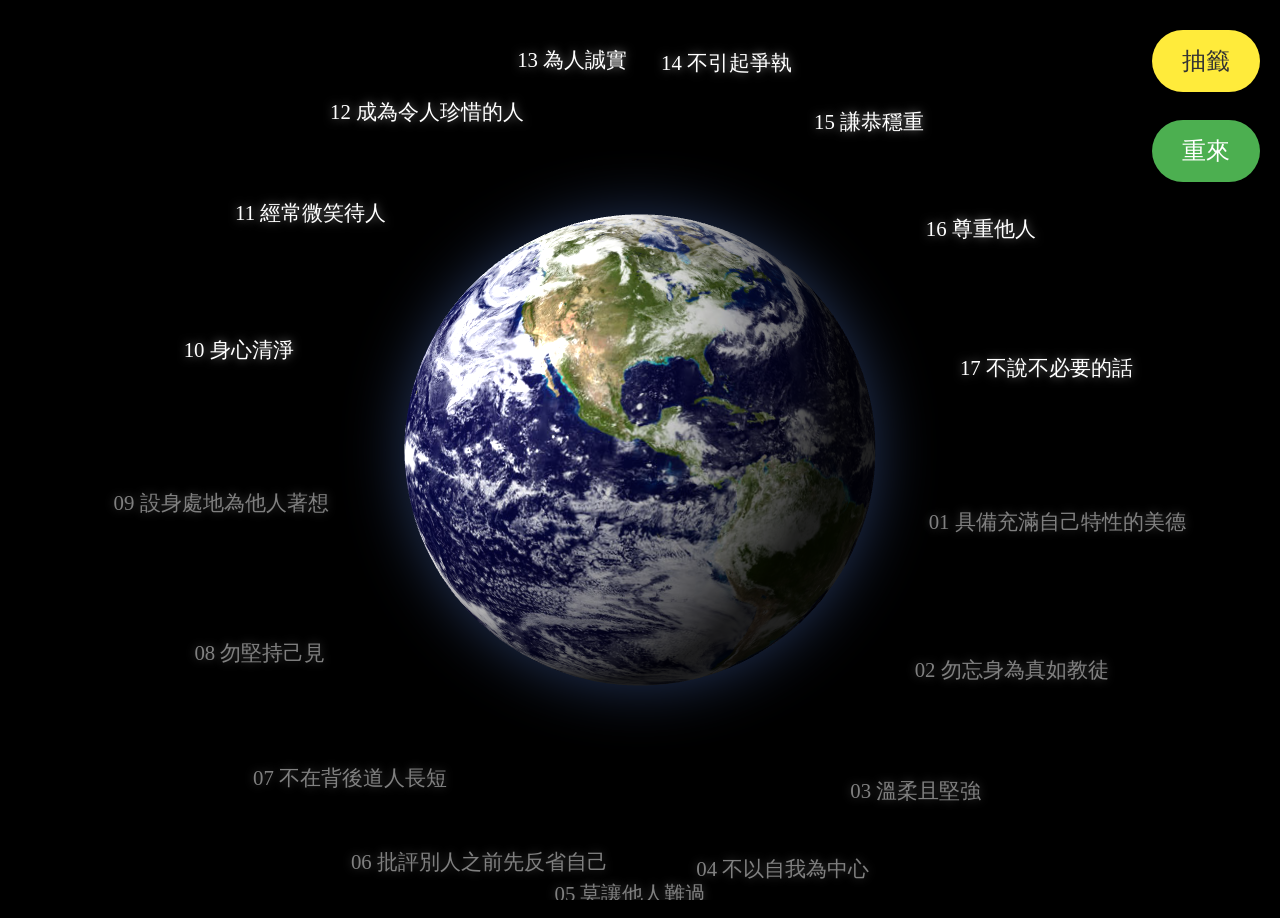
<file: index.html>
<!DOCTYPE html>
<html lang="zh-Hant">
<head>
    <meta charset="UTF-8">
    <meta name="viewport" content="width=device-width, initial-scale=1.0, maximum-scale=1.0, user-scalable=no">
    <title>法母十七訓輪播抽籤</title>
    <link rel="icon" href="data:,">
    <!-- 引入外部壓縮 CSS，含快取控制 -->
    <link rel="stylesheet" href="index.min.css?v=1.0.5">
</head>
<body>
    <!-- 3D 地球容器 -->
    <div id="earth-container"></div>
    
    <button class="lottery-button">抽籤</button>
    <button class="restart-button">重來</button>
    <div id="finalText"></div>
    <div id="titleText">法母十七訓</div>
    <div id="earthMessage"></div>
    
    <audio id="bgMusic" preload="none" loop><source src="112.mp3" type="audio/mpeg"></audio>
    <audio id="applauseSound" preload="none"><source src="111.mp3" type="audio/mpeg"></audio>

    <!-- 引入 本地 Three.js 程式庫與外部壓縮 JS -->
    <script src="three.min.js?v=1.0.5" defer></script>
    <!-- 引入外部壓縮 JS，含快取控制 -->
    <script src="index.min.js?v=1.0.5" defer></script>
</body>
</html>
</file>
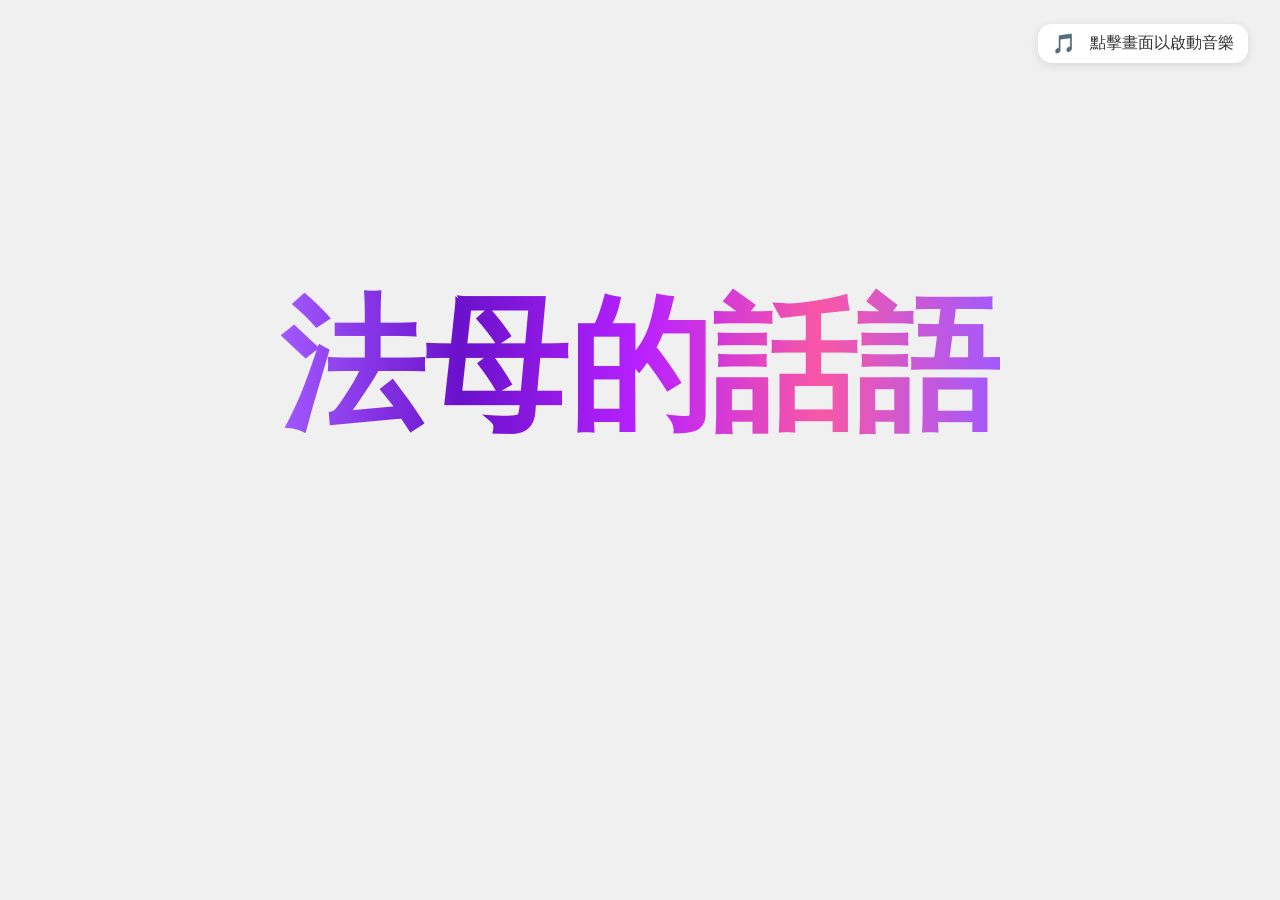
<file: index1.html>
<!DOCTYPE html>
<html lang="zh-TW">
<head>
    <meta charset="UTF-8">
    <meta name="viewport" content="width=device-width, initial-scale=1.0">
    <title>法母的話語</title>
    <style>
        body {
            margin: 0;
            height: 100vh;
            background-color: #f0f0f0;
            font-family: Arial, sans-serif;
            overflow: hidden;
            display: flex;
            align-items: center;
            justify-content: center;
        }
        #text-container {
            width: 100%;
            height: 100%;
            position: relative;
        }
        .message-line {
            position: absolute;
            white-space: nowrap;
            opacity: 0;
            transform: scale(0.5) rotate(0deg);
            transition: all 1s ease;
            background: linear-gradient(45deg, #ff0000, #00ff00, #0000ff, #ff00ff, #00ffff);
            -webkit-background-clip: text;
            -webkit-text-fill-color: transparent;
        }
        .message-line.show {
            opacity: 1;
            transform: scale(1) rotate(var(--rotate));
        }
        
        /* 手機版標題直立顯示 */
        @media (max-width: 768px) {
            .message-line:first-child {
                writing-mode: vertical-rl;
                text-orientation: upright;
                letter-spacing: 0.2em;
            }
        }
        @keyframes float {
            0% { transform: translateY(0); }
            50% { transform: translateY(-20px); }
            100% { transform: translateY(0); }
        }
        #audio-tip {
            display: none;
            position: fixed;
            top: 24px;
            right: 32px;
            min-width: 140px;
            padding: 8px 14px;
            z-index: 9999;
            background: rgba(255,255,255,0.95);
            color: #333;
            font-size: 1em;
            border-radius: 14px;
            box-shadow: 0 2px 8px rgba(0,0,0,0.10);
            align-items: center;
            justify-content: center;
            cursor: pointer;
            transition: box-shadow 0.2s, background 0.2s;
            display: flex;
            gap: 8px;
            user-select: none;
        }
        #audio-tip:hover {
            background: rgba(255,255,255,1);
            box-shadow: 0 4px 16px rgba(0,0,0,0.15);
        }
        #audio-tip .icon {
            font-size: 1.2em;
            margin-right: 6px;
        }
    </style>
</head>
<body>
    <audio id="bgm" src="112.mp3" autoplay loop muted></audio>
    <div id="text-container"></div>
    <div id="audio-tip">
        <span class="icon">🎵</span>
        <span>點擊畫面以啟動音樂</span>
    </div>
    <script>
        window.addEventListener('DOMContentLoaded', function() {
            const audio = document.getElementById('bgm');
            const tip = document.getElementById('audio-tip');
            audio.muted = false;
            audio.play().catch(() => {
                tip.style.display = 'flex';
                document.body.addEventListener('click', () => {
                    audio.muted = false;
                    audio.play();
                    tip.style.display = 'none';
                }, { once: true });
            });
        });
        const messages = [
            "法母的話語",
            "01.具備充滿自己特性的美德",
            "02.勿忘身為真如教徒",
            "03.溫柔且堅強",
            "04.不以自我為中心",
            "05.莫讓他人難過",
            "06.批評別人之前先反省自己",
            "07.不在背後道人長短",
            "08.勿堅持己見",
            "09.設身處地為他人著想",
            "10.身心清淨",
            "11.經常微笑待人",
            "12.成為令人珍惜的人",
            "13.為人誠實",
            "14.不引起爭執",
            "15.謙恭穩重",
            "16.尊重他人",
            "17.不說不必要的話"
        ];

        let currentMessageIndex = 0;
        let currentChar = 0;
        const displayDelay = 80;
        const clearDelay = 3000;
        let currentLineElement = null;
        const usedPositions = [];

        function getRandomGradient() {
            // 產生隨機漸層色
            const color1 = randomColor();
            const color2 = randomColor();
            const color3 = randomColor();
            return `linear-gradient(45deg, ${color1}, ${color2}, ${color3})`;
        }

        function randomColor() {
            return '#' + Math.floor(Math.random() * 0xFFFFFF).toString(16).padStart(6, '0');
        }

        function getNonOverlappingPosition(container, element) {
            const containerRect = container.getBoundingClientRect();
            const maxLeft = containerRect.width - element.offsetWidth;
            const maxTop = containerRect.height - element.offsetHeight;
            let tryCount = 0;
            while (tryCount < 100) {
                const left = Math.random() * maxLeft;
                const top = Math.random() * maxTop;
                if (!isOverlapping(left, top, element.offsetWidth, element.offsetHeight)) {
                    usedPositions.push({ left, top, width: element.offsetWidth, height: element.offsetHeight });
                    return { left, top };
                }
                tryCount++;
            }
            // 若找不到不重疊位置，隨機一個
            return {
                left: Math.random() * maxLeft,
                top: Math.random() * maxTop
            };
        }

        function isOverlapping(x, y, w, h) {
            for (const pos of usedPositions) {
                const x2 = pos.left;
                const y2 = pos.top;
                const w2 = pos.width;
                const h2 = pos.height;
                const overlapX = Math.max(0, Math.min(x + w, x2 + w2) - Math.max(x, x2));
                const overlapY = Math.max(0, Math.min(y + h, y2 + h2) - Math.max(y, y2));
                const overlapArea = overlapX * overlapY;
                const area1 = w * h;
                const area2 = w2 * h2;
                const maxOverlapRatio = 0.2;
                if (overlapArea > 0) {
                    const ratio1 = overlapArea / area1;
                    const ratio2 = overlapArea / area2;
                    if (ratio1 > maxOverlapRatio || ratio2 > maxOverlapRatio) {
                        return true;
                    }
                }
            }
            return false;
        }

        function displayText() {
            const container = document.getElementById('text-container');
            if (currentChar === 0) {
                currentLineElement = document.createElement('div');
                currentLineElement.className = 'message-line';
                container.appendChild(currentLineElement);

                // 第一行特殊動畫
                if (currentMessageIndex === 0) {
                    currentLineElement.style.fontWeight = 'bold';
                    currentLineElement.style.fontSize = '6em'; // 原本4em，加大50%
                    currentLineElement.style.transition = 'font-size 5s cubic-bezier(0.4,0,0.2,1), opacity 1s';
                    currentLineElement.style.opacity = '1';
                    currentLineElement.style.left = "50%";
                    currentLineElement.style.top = "30%";
                    currentLineElement.style.transform = "translate(-50%, 0) scale(1)";
                    // 紫色系列漸層
                    const gradient = 'linear-gradient(90deg, #a259ff, #6a11cb, #b721ff, #f857a6, #a259ff)';
                    currentLineElement.style.background = gradient;
                    currentLineElement.style.backgroundClip = 'text';
                    currentLineElement.style.webkitBackgroundClip = 'text';
                    currentLineElement.style.webkitTextFillColor = 'transparent';
                    currentLineElement.textContent = ""; // 清空內容
                } else {
                    // 其他行
                    const fontSize = (3 + Math.random() * 3).toFixed(1) + 'em';
                    currentLineElement.style.fontSize = fontSize;
                    currentLineElement.style.fontWeight = Math.random() > 0.5 ? 'bold' : 'normal';
                    currentLineElement.style.left = "50%";
                    currentLineElement.style.top = "10%";
                    currentLineElement.style.transform = "translate(-50%, 0) scale(0.5)";
                    const gradient = getRandomGradient();
                    currentLineElement.style.background = gradient;
                    currentLineElement.style.backgroundClip = 'text';
                    currentLineElement.style.webkitBackgroundClip = 'text';
                    currentLineElement.style.webkitTextFillColor = 'transparent';
                    currentLineElement.textContent = "";
                }
            }

            const currentMessage = messages[currentMessageIndex];

            if (currentChar < currentMessage.length) {
                currentLineElement.textContent = currentMessage.slice(0, currentChar + 1);
                currentChar++;
                setTimeout(displayText, displayDelay);
            } else {
                if (currentMessageIndex === 0) {
                    // 第一行動畫：5秒漸大
                    setTimeout(() => {
                        currentLineElement.style.fontSize = '9em'; // 6em * 1.5 = 9em
                    }, 50);
                    setTimeout(() => {
                        currentMessageIndex++;
                        currentChar = 0;
                        displayText();
                    }, 5000);
                    return;
                }

                // 取得不重疊位置
                const pos = getNonOverlappingPosition(container, currentLineElement);
                currentLineElement.style.left = `${pos.left}px`;
                currentLineElement.style.top = `${pos.top}px`;
                currentLineElement.style.transform = "scale(0.5) rotate(0deg)";
                currentLineElement.offsetWidth; // 強制重繪
                const rotDegree = Math.floor(Math.random() * 360) + 'deg';
                currentLineElement.style.setProperty('--rotate', rotDegree);
                currentLineElement.classList.add('show');

                if (Math.random() > 0.5) {
                    currentLineElement.style.animation = "float 3s ease-in-out infinite";
                }

                currentMessageIndex++;
                currentChar = 0;
                if (currentMessageIndex < messages.length) {
                    setTimeout(displayText, displayDelay);
                } else {
                    setTimeout(() => {
                        container.innerHTML = '';
                        usedPositions.length = 0;
                        currentMessageIndex = 0;
                        currentChar = 0;
                        displayText();
                    }, clearDelay);
                }
            }
        }

        displayText();
    </script>
</body>
</html>
</file>
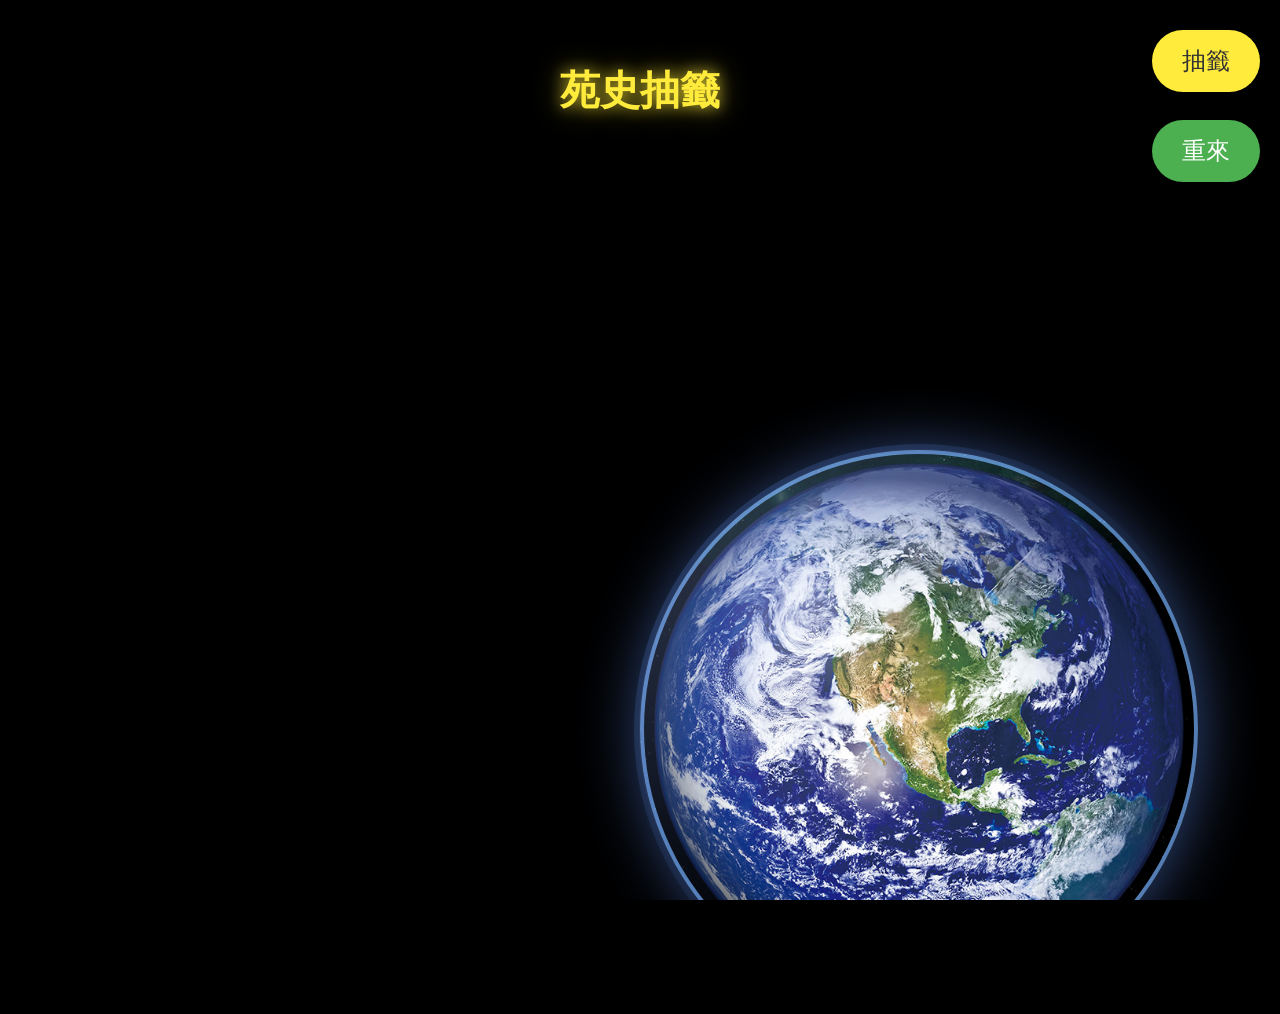
<file: index4 - 複製.html>
<!DOCTYPE html>
<html lang="zh-Hant">
<head>
    <meta charset="UTF-8">
    <meta name="viewport" content="width=device-width, initial-scale=1.0, maximum-scale=1.0, user-scalable=no">
    <title>苑史抽籤</title>
    <link rel="icon" href="data:,">
    <style>
        html, body {
            margin: 0;
            padding: 0;
            width: 100%;
            height: 100%;
            overflow: hidden;
            position: relative;
            background-color: #000;
            user-select: none;
            perspective: 1500px; /* 增加透視深度 */
        }

        @keyframes spin-3d {
            0% { transform: translate(-50%, -50%) rotateY(0deg) rotateX(15deg) rotateZ(5deg); }
            25% { transform: translate(-50%, -50%) rotateY(90deg) rotateX(10deg) rotateZ(2deg); }
            50% { transform: translate(-50%, -50%) rotateY(180deg) rotateX(15deg) rotateZ(-2deg); }
            75% { transform: translate(-50%, -50%) rotateY(270deg) rotateX(10deg) rotateZ(-5deg); }
            100% { transform: translate(-50%, -50%) rotateY(360deg) rotateX(15deg) rotateZ(5deg); }
        }
        
        .earth {
            width: 550px;  /* 從450px增加到550px */
            height: 550px; /* 從450px增加到550px */
            position: absolute;
            left: 50%;
            top: 50%;
            border-radius: 50%;
            background: url('./earth.jpg');
            background-size: cover;
            background-position: center;
            background-repeat: no-repeat;
            z-index: 20;
            box-shadow: inset 20px -20px 60px rgba(0, 0, 0, 0.8), 
                        0 0 60px rgba(100, 150, 255, 0.5),
                        -30px 30px 80px rgba(0, 0, 0, 0.7);
            border: 4px solid rgba(120, 180, 255, 0.7);
            overflow: visible;
            animation: spin-3d 15s linear infinite;
            transform-style: preserve-3d;
            backface-visibility: hidden;
        }
        
        /* 增強地球光澤效果 */
        .earth::after {
            content: '';
            position: absolute;
            top: -5px;
            left: -5px;
            right: -5px;
            bottom: -5px;
            border-radius: 50%;
            background: radial-gradient(circle at 30% 30%, 
                        rgba(255, 255, 255, 0.4) 0%, 
                        rgba(255, 255, 255, 0.1) 15%, 
                        transparent 50%);
            pointer-events: none;
            transform: translateZ(10px); /* 讓光澤效果略微凸出 */
        }
        
        /* 添加第二層光澤效果模擬大氣層 */
        .earth::before {
            content: '';
            position: absolute;
            top: -10px;
            left: -10px;
            right: -10px;
            bottom: -10px;
            border-radius: 50%;
            background: radial-gradient(circle at 70% 70%, 
                        transparent 50%, 
                        rgba(100, 150, 255, 0.2) 80%, 
                        rgba(100, 150, 255, 0.4) 100%);
            pointer-events: none;
            transform: translateZ(5px);
        }


        /* --- Text Segment Styling --- */
        .text-segment {
            position: absolute;
            color: #fff;
            font-size: 1.3em; /* Base size */
            white-space: nowrap;
            padding: 10px 15px; /* Padding */
            border-radius: 8px; /* Rounded corners */
            background-color: rgba(0, 0, 0, 0.5); /* Slight dark background */
            text-shadow: 0 0 10px rgba(255, 255, 255, 0.7);
            z-index: 25; /* Above earth */
            /* --- Initial State & Transitions --- */
            display: none; /* Initially hidden */
            opacity: 0;
            transform: scale(0.5); /* Start small */
            transition: opacity 0.8s ease-out, transform 0.8s cubic-bezier(0.175, 0.885, 0.32, 1.275); /* Appearance transition (includes bounce) */
        }
        
        /* 其餘樣式保持不變... */

        /* Style for when text segment is made visible */
        .text-segment.visible {
            display: block;
            opacity: 0.9; /* Slightly transparent */
            transform: scale(1); /* Grow to full size */
            animation: float 5s ease-in-out infinite; /* 添加漂浮動畫 */
        }
        
        /* 增加文字顏色變化 */
        .text-segment:nth-child(3n+1) { color: #ffeb3b; text-shadow: 0 0 10px rgba(255, 235, 59, 0.7); }
        .text-segment:nth-child(3n+2) { color: #4fc3f7; text-shadow: 0 0 10px rgba(79, 195, 247, 0.7); }
        .text-segment:nth-child(3n+3) { color: #ff8a65; text-shadow: 0 0 10px rgba(255, 138, 101, 0.7); }

        /* Style for fade-out before removal */
         .text-segment.fading-out {
             opacity: 0;
             transform: scale(0.7);
             transition: opacity 0.3s ease-in, transform 0.3s ease-in;
         }


        /* --- Final Text Styling (Lottery Result) --- */
        #finalText {
            position: absolute;
            left: 50%;
            top: 50%; /* Center vertically */
            transform: translate(-50%, -50%) scale(0); /* Center horizontally, initially scaled down */
            font-size: 4em; /* Large result text */
            font-weight: bold;
            color: #ffeb3b; /* Bright yellow */
            display: none; /* Initially hidden */
            text-align: center;
            white-space: pre-line;
            text-shadow: 0 0 20px rgba(255,235,59,0.8), 0 0 40px rgba(255,235,59,0.5);
            z-index: 30; /* Highest */
            opacity: 0;
            transition: all 0.8s cubic-bezier(0.4, 0, 0.2, 1); /* Smooth appearance */
            width: 80%; /* Limit width */
            padding: 20px;
            box-sizing: border-box;
            line-height: 1.4;
            background-color: rgba(0, 0, 0, 0.6); /* Darker background for contrast */
            border-radius: 15px;
        }

        #finalText.show-final { /* Class to trigger final text appearance */
            transform: translate(-50%, -50%) scale(1);
            opacity: 1;
        }

        /* --- Title Text Styling --- */
        #titleText {
            position: absolute;
            left: 50%;
            top: 10%; /* Positioned higher */
            transform: translate(-50%, -50%); /* Center horizontally */
            font-size: 2.5em;
            font-weight: bold;
            color: #ffeb3b;
            white-space: nowrap;
            text-shadow: 0 0 15px rgba(255,235,59,0.7), 0 0 30px rgba(255,235,59,0.4);
            z-index: 20;
            opacity: 1; /* Always visible initially */
        }

        /* --- Buttons Styling --- */
         .lottery-button, .restart-button {
             position: fixed;
             padding: 15px 30px;
             font-size: 24px; /* 與其他檔案一致 */
             border: none;
             border-radius: 50px;
             cursor: pointer;
             transition: all 0.3s ease;
             z-index: 100;
             box-shadow: 0 5px 15px rgba(0, 0, 0, 0.3);
         }

         .lottery-button {
             right: 20px;
             top: 30px;      /* 修正為30px，與其他檔案一致 */
             background-color: #ffeb3b;
             color: #333;
         }
        .lottery-button:hover {
            background-color: #fff;
            box-shadow: 0 8px 20px rgba(255, 235, 59, 0.5);
        }

         .restart-button {
             right: 20px;
             top: 120px;     /* 修正為120px，與其他檔案一致 */
             background-color: #4CAF50;
             color: white;
         }
        .restart-button:hover {
            background-color: #66bb6a;
            box-shadow: 0 8px 20px rgba(76, 175, 80, 0.5);
        }

        /* --- Media Queries for Responsiveness --- */
        @media (max-width: 768px) {
            .earth {
                width: 300px;
                height: 300px;
            }
            .text-segment {
                font-size: 1em !important;
                padding: 8px 12px;
            }
            #finalText {
                font-size: 2.5em; /* Adjust final text size */
                width: 90%;
            }
            #titleText {
                font-size: 3em !important;   /* 手機版標題加大 */
                top: 15% !important;         /* 與 index.html、index2.html 一致 */
            }
            .lottery-button, .restart-button {
                padding: 8px 15px !important;
                font-size: 14px !important; /* 修正為14px，與其他檔案一致 */
                right: 10px;
            }
            .lottery-button { top: 20px; }
            .restart-button { top: 70px; }
        }

        @media (max-width: 480px) {
            .earth {
                width: 250px;
                height: 250px;
            }
            .text-segment {
                font-size: 1em !重要;
                padding: 6px 10px;
            }
            #finalText {
                font-size: 2em;
                 width: 95%;
            }
             #titleText {
                font-size: 2.2em !important;
                top: 15% !important;
            }
            .lottery-button, .restart-button {
                padding: 8px 15px !important;
                font-size: 14px !重要; /* 修正為14px，與其他檔案一致 */
                right: 10px;
            }
            .lottery-button { top: 20px; }
            .restart-button { top: 70px; }
        }

        /* Hide earth message div as it's not used in this version */
        #earthMessage { display: none; }

    </style>
    </head>
<body>
    <div class="earth"></div>
    <button class="lottery-button">抽籤</button>
    <button class="restart-button">重來</button>
    <div id="finalText"></div>
    <div id="titleText">苑史抽籤</div>
    <audio id="bgMusic" preload="auto" loop> <source src="112.mp3" type="audio/mpeg"> </audio>
    <audio id="applauseSound" preload="auto"> <source src="111.mp3" type="audio/mpeg"> </audio>

    <script>
        let texts = []; // Array to hold fetched texts
        let textElements = []; // Array to hold all created text DIV elements
        let visibleTextElements = []; // Array to track currently visible elements and their rects
        let nextTextIndex = 0; // Index for the next text phrase to display
        let textGenerationIntervalId = null; // ID for the setInterval timer
        let isGeneratingText = false; // Flag to control text generation

        const TEXT_GENERATION_INTERVAL = 2000; // Milliseconds between new texts (2 seconds)
        const OVERLAP_PADDING = 15; // Pixels of padding to avoid text touching
        const MAX_PLACEMENT_ATTEMPTS = 50; // Safety limit for finding position

        // DOM Elements
        const bgMusic = document.getElementById('bgMusic');
        const applauseSound = document.getElementById('applauseSound');
        const lotteryButton = document.querySelector('.lottery-button');
        const restartButton = document.querySelector('.restart-button');
        const finalTextDiv = document.getElementById('finalText');
        const titleTextDiv = document.getElementById('titleText');

        // --- Core Functions ---

        async function fetchSheetData() {
            console.log('Fetching sheet data...');
            const url = 'https://docs.google.com/spreadsheets/d/e/2PACX-1vSELNOgRozrKO1bscsHe6doF8rH9-wSPYgvkhR5xXGhHKYvKoiXnlEC8YR3G5pPwQ2YFOksnlxYAQx-/pub?output=csv';
            try {
                const response = await fetch(url);
                if (!response.ok) throw new Error(`HTTP error! status: ${response.status}`);
                const csvText = await response.text();
                console.log('CSV data fetched.');

                // Basic CSV parsing (only first column)
                const rows = csvText.split('\n');
                const firstColumn = rows.map(row => row.split(',')[0].trim().replace(/^"|"$/g, '')); // Get first column, trim, remove quotes

                // Filter out empty lines and potential headers more reliably
                texts = firstColumn.filter((text, index) => {
                     if (!text) return false; // Remove empty
                     if (index === 0 && /^[A-Za-z\s]+$/i.test(text) && text.length < 30) {
                         console.log('Potential header removed:', text);
                         return false; // Basic header check (alphabetic, relatively short)
                     }
                     return true;
                 });

                console.log(`Loaded ${texts.length} text items.`);

                if (texts.length === 0) {
                    console.warn('No data from sheet or parsing failed, using default texts.');
                    useDefaultTexts(); // Fallback to defaults
                }
                return true;
            } catch (error) {
                console.error('Failed to fetch or parse sheet data:', error);
                useDefaultTexts(); // Use defaults on error
                return false;
            }
        }

        function useDefaultTexts() {
             texts = [
                 "01 具備充滿自己特性的美德", "02 勿忘身為真如教徒", "03 溫柔且堅強", "04 不以自我為中心",
                 "05 莫讓他人難過", "06 批評別人之前先反省自己", "07 不在背後道人長短", "08 勿堅持己見",
                 "09 設身處地為他人著想", "10 身心清淨", "11 經常微笑待人", "12 成為令人珍惜的人",
                 "13 為人誠實", "14 不引起爭執", "15 謙恭穩重", "16 尊重他人",
                 "17 不說不必要的話"
             ];
             console.log(`Using ${texts.length} default text items.`);
        }

        // Pre-create all text elements but keep them hidden
        function createTextElements() {
            // Clear any existing elements first
            textElements.forEach(el => el.remove());
            textElements = [];

            texts.forEach((text, index) => {
                const div = document.createElement('div');
                div.className = 'text-segment';
                div.dataset.index = index; // Store original index if needed
                // Don't set textContent yet, do it when displaying
                document.body.appendChild(div);
                textElements.push(div);
            });
            console.log(`Created ${textElements.length} hidden text elements.`);
        }

        // Function to display the next text segment
        function displayTextSegment() {
            if (!isGeneratingText || textElements.length === 0) return;

            if (nextTextIndex >= texts.length) {
                nextTextIndex = 0; // Loop back if all texts shown
            }

            const textToShow = texts[nextTextIndex];
            const elementToShow = textElements[nextTextIndex]; // Get the pre-created element

            if (!textToShow || !elementToShow) {
                 console.warn(`Skipping index ${nextTextIndex}, invalid text or element.`);
                 nextTextIndex++;
                 return; // Skip if data is inconsistent
            }

             // 設置文字內容
             elementToShow.textContent = textToShow;
             
             // 隨機設置文字大小，增加變化
             const randomSize = 0.9 + Math.random() * 0.6; // 0.9 到 1.5 之間的隨機值
             elementToShow.style.fontSize = `${randomSize}em`;

            const position = findNonOverlappingPosition(elementToShow);

            if (position) {
                elementToShow.style.left = `${position.x}px`;
                elementToShow.style.top = `${position.y}px`;
                
                // 使用隨機延遲顯示，讓出現更加自然
                setTimeout(() => {
                    elementToShow.classList.add('visible');
                }, Math.random() * 200);

                // Add to visible list *after* short delay to allow measurement
                 setTimeout(() => {
                     const rect = elementToShow.getBoundingClientRect();
                     visibleTextElements.push({ element: elementToShow, rect: rect });
                 }, 50);

                nextTextIndex++;
            } else {
                console.warn(`Could not find position for text: "${textToShow}"`);
                 nextTextIndex++;
            }
        }

        // Find a random position that doesn't overlap with visible elements
        function findNonOverlappingPosition(element) {
            const screenW = window.innerWidth;
            const screenH = window.innerHeight;

            // Temporarily make element visible off-screen to measure its dimensions
            element.style.visibility = 'hidden';
            element.style.display = 'block'; // Need display block to measure
            const elementRect = element.getBoundingClientRect();
            element.style.display = 'none'; // Hide it again immediately
            element.style.visibility = 'visible';

            if (elementRect.width === 0 || elementRect.height === 0) {
                 console.error("Could not measure element:", element.textContent);
                 return null; // Cannot place if size is unknown
            }

            for (let i = 0; i < MAX_PLACEMENT_ATTEMPTS; i++) {
                // Generate random top-left coordinates, ensuring element stays within bounds
                const x = Math.random() * (screenW - elementRect.width - OVERLAP_PADDING * 2) + OVERLAP_PADDING;
                const y = Math.random() * (screenH - elementRect.height - OVERLAP_PADDING * 2) + OVERLAP_PADDING;

                // Potential new rectangle based on random position
                const potentialRect = {
                    left: x - OVERLAP_PADDING,
                    top: y - OVERLAP_PADDING,
                    right: x + elementRect.width + OVERLAP_PADDING,
                    bottom: y + elementRect.height + OVERLAP_PADDING,
                };

                let overlaps = false;
                for (const visible of visibleTextElements) {
                    if (isOverlapping(potentialRect, visible.rect)) {
                        overlaps = true;
                        break;
                    }
                }

                if (!overlaps) {
                    console.log(`Found position for "${element.textContent}" after ${i + 1} attempts.`);
                    return { x, y }; // Found a good spot
                }
            }

            console.warn(`Failed to find non-overlapping position after ${MAX_PLACEMENT_ATTEMPTS} attempts.`);
            return null; // Failed to find a spot
        }

        // Simple rectangle overlap check
        function isOverlapping(rect1, rect2) {
            // Check if one rectangle is completely to the left of the other
            if (rect1.right < rect2.left || rect2.right < rect1.left) {
                return false;
            }
            // Check if one rectangle is completely above the other
            if (rect1.bottom < rect2.top || rect2.bottom < rect1.top) {
                return false;
            }
            // If neither of the above, they must overlap
            return true;
        }

        // Start the text generation process
        function startTextGeneration() {
            if (isGeneratingText) return; // Already running
            console.log('Starting text generation.');
            isGeneratingText = true;
            visibleTextElements = []; // Clear visible list
            nextTextIndex = 0; // Reset index
             // Ensure all elements are hidden initially before starting
             textElements.forEach(el => {
                 el.classList.remove('visible', 'fading-out');
                 el.style.display = 'none'; // Hard reset display
             });

            // Call immediately once, then set interval
            displayTextSegment();
            textGenerationIntervalId = setInterval(displayTextSegment, TEXT_GENERATION_INTERVAL);
        }

        // Stop the text generation process
        function stopTextGeneration() {
            if (!isGeneratingText) return;
            console.log('Stopping text generation.');
            clearInterval(textGenerationIntervalId);
            textGenerationIntervalId = null;
            isGeneratingText = false;
        }

        // Clear all currently visible text segments with a fade-out
        function clearVisibleText() {
             console.log('Clearing visible text segments.');
             visibleTextElements.forEach(visible => {
                 visible.element.classList.add('fading-out');
                 // Remove from DOM after fade-out transition completes
                 setTimeout(() => {
                      visible.element.style.display = 'none'; // Hide completely
                      visible.element.classList.remove('visible', 'fading-out'); // Reset classes
                 }, 300); // Corresponds to the fading-out transition duration
             });
             visibleTextElements = []; // Clear the tracking array immediately
        }

        // Trigger the lottery process
        function triggerLottery() {
            console.log('Lottery triggered.');
            stopTextGeneration(); // Stop new text from appearing
            
            // 添加螢幕閃爍效果
            const flash = document.createElement('div');
            flash.style.position = 'fixed';
            flash.style.top = '0';
            flash.style.left = '0';
            flash.style.width = '100%';
            flash.style.height = '100%';
            flash.style.backgroundColor = 'white';
            flash.style.opacity = '0';
            flash.style.zIndex = '50';
            flash.style.transition = 'opacity 0.2s ease-in-out';
            document.body.appendChild(flash);
            
            // 閃爍效果
            setTimeout(() => {
                flash.style.opacity = '0.7';
                setTimeout(() => {
                    flash.style.opacity = '0';
                    setTimeout(() => {
                        document.body.removeChild(flash);
                        clearVisibleText(); // 清空現有文字
                        
                        // 等待文字淡出後顯示結果
                        setTimeout(() => {
                            // 修改：同時播放兩個音效
                            // 重置並播放背景音樂
                            bgMusic.currentTime = 0;
                            bgMusic.volume = 0.4;
                            bgMusic.play().catch(e => console.error("Background music error:", e));
                            
                            // 播放抽籤音效
                            applauseSound.volume = 0.7;
                            applauseSound.currentTime = 0;
                            applauseSound.play().catch(e => console.error("Applause sound error:", e));
                            
                            // 選擇隨機文字
                            if (texts.length === 0) {
                                console.error("No texts available for lottery!");
                                finalTextDiv.textContent = "錯誤：無抽籤項目";
                            } else {
                                const selectedIndex = Math.floor(Math.random() * texts.length);
                                const selectedText = texts[selectedIndex];
                                console.log('Selected:', selectedText);
                                finalTextDiv.textContent = selectedText.replace(/(\d+)\s+(.*)/, '$1\n$2');
                            }
        
                            // 顯示最終結果
                            finalTextDiv.style.display = 'block';
                            setTimeout(() => {
                                finalTextDiv.classList.add('show-final');
                            }, 20);
        
                            // 隱藏標題
                            titleTextDiv.style.transition = 'opacity 0.5s ease-out';
                            titleTextDiv.style.opacity = '0';
                        }, 400);
                    }, 200);
                }, 200);
            }, 10);
        }

        // --- Initialization ---

        window.addEventListener('load', async () => {
            console.log('Page loaded. Initializing...');

            // Fetch data first
            await fetchSheetData();

            // Create hidden text elements based on fetched/default data
            createTextElements();

            // Setup buttons
            lotteryButton.addEventListener('click', triggerLottery);
            restartButton.addEventListener('click', () => {
                console.log('Restarting...');
                location.reload();
            });

            // Attempt to play background music (needs user interaction)
             bgMusic.volume = 0.4; // Lower volume slightly
             const playPromise = bgMusic.play();
             if (playPromise !== undefined) {
                 playPromise.then(_ => {
                     console.log('Background music started automatically.');
                 }).catch(error => {
                     console.log('Background music autoplay blocked. Needs interaction.');
                     // Add listeners to play on first interaction
                     const playOnClick = () => {
                         bgMusic.play().then(()=> console.log("Music played on interaction."));
                         document.removeEventListener('click', playOnClick);
                         document.removeEventListener('touchstart', playOnClick);
                     };
                     document.addEventListener('click', playOnClick);
                     document.addEventListener('touchstart', playOnClick);
                 });
             }

            // Start the text generation animation
            startTextGeneration();

        });

    </script>
</body>
</html>
</file>
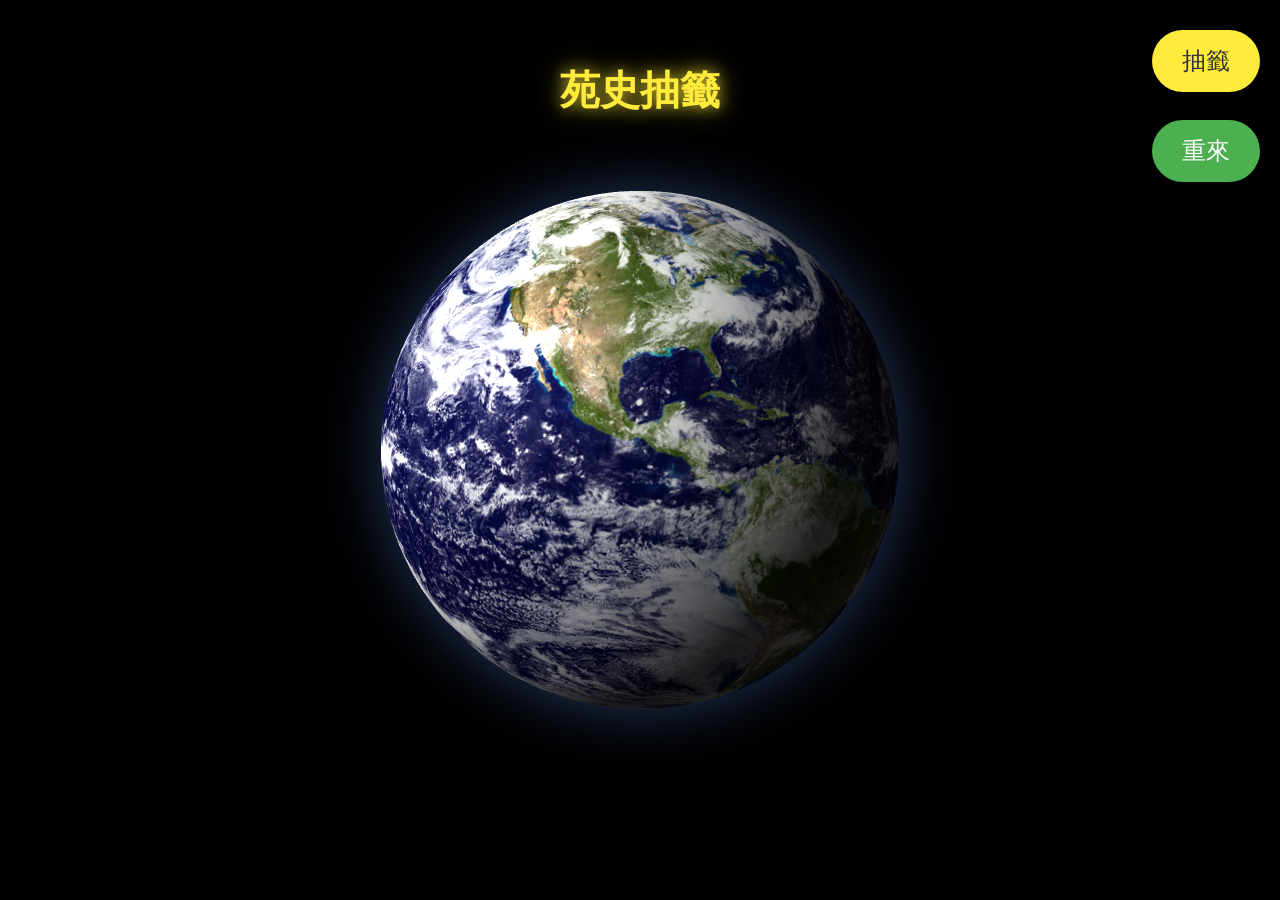
<file: index4.html>
<!DOCTYPE html>
<html lang="zh-Hant">
<head>
    <meta charset="UTF-8">
    <meta name="viewport" content="width=device-width, initial-scale=1.0, maximum-scale=1.0, user-scalable=no">
    <title>苑史抽籤</title>
    <link rel="icon" href="data:,">
    <!-- 引入壓縮 CSS，含快取控制 -->
    <link rel="stylesheet" href="index4.min.css?v=1.0.5">
</head>
<body>
    <div id="earth-container"></div>
    <button class="lottery-button">抽籤</button>
    <button class="restart-button">重來</button>
    <div id="finalText"></div>
    <div id="titleText">苑史抽籤</div>
    
    <audio id="bgMusic" preload="none" loop><source src="112.mp3" type="audio/mpeg"></audio>
    <audio id="applauseSound" preload="none"><source src="111.mp3" type="audio/mpeg"></audio>

    <!-- 引入 本地 Three.js 程式庫與外部壓縮 JS -->
    <script src="three.min.js?v=1.0.5" defer></script>
    <script src="index4.min.js?v=1.0.5" defer></script>
</body>
</html>
</file>
<file: index.min.css>
body,html{margin:0;padding:0;width:100%;height:100%;overflow:hidden;position:relative;background-color:#000;user-select:none}#earth-container{width:500px;height:500px;position:absolute;left:50%;top:50%;transform:translate(-50%,-50%);z-index:20;overflow:visible;filter:drop-shadow(0 0 30px rgba(100, 150, 255, .35))}#earth-container canvas{width:100%!important;height:100%!important;outline:0}.text-segment{position:absolute;color:#fff;font-size:1.3em;white-space:nowrap;transition:all .3s ease-out;padding:10px;border-radius:5px;text-shadow:0 0 10px rgba(255,255,255,.5);opacity:.7;transform-origin:center;z-index:5}.text-segment:hover{opacity:1;font-size:1.5em;text-shadow:0 0 15px rgba(255,255,255,.8)}#finalText{position:absolute;left:50%;top:85%;transform:translate(-50%,-50%) scale(0);font-size:4.5em;font-weight:700;color:#ffeb3b;display:none;text-align:center;white-space:pre-line;text-shadow:0 0 20px rgba(255,235,59,.7),0 0 40px rgba(255,235,59,.4);z-index:20;opacity:0;transition:all 1.2s cubic-bezier(.4, 0, .2, 1);width:100%;padding:0 20px;box-sizing:border-box;line-height:1.3}#titleText{position:absolute;left:50%;top:15%;transform:translate(-50%,-50%) scale(0);font-size:4.5em;font-weight:700;color:#ffeb3b;display:none;white-space:nowrap;text-shadow:0 0 20px rgba(255,235,59,.7),0 0 40px rgba(255,235,59,.4);z-index:20;opacity:0;transition:all 1.2s cubic-bezier(.4, 0, .2, 1)}#earthMessage{position:absolute;left:50%;top:50%;transform:translate(-50%,-50%);width:400px;height:400px;display:none;z-index:21;opacity:0;transition:opacity 1.5s ease;pointer-events:none}.show-final{transform:translate(-50%,-50%) scale(1)!important;opacity:1!important}.lottery-button,.restart-button{position:fixed;padding:15px 30px;font-size:24px;border:none;border-radius:50px;cursor:pointer;transition:all .3s ease;z-index:100;box-shadow:0 0 20px rgba(0,0,0,.3)}.lottery-button{right:20px;top:30px;background-color:#ffeb3b;color:#333}.lottery-button:hover{background-color:#fff;box-shadow:0 8px 20px rgba(255,235,59,.5)}.restart-button{right:20px;top:120px;background-color:#4caf50;color:#fff}.restart-button:hover{background-color:#66bb6a;box-shadow:0 8px 20px rgba(76,175,80,.5)}@media (max-width:768px){#earth-container{width:300px;height:300px}.lottery-button,.restart-button{padding:8px 15px!important;font-size:14px!important;right:10px}.lottery-button{top:20px}.restart-button{top:70px}.text-segment{font-size:1em!important}#finalText{font-size:2.5em!important}#titleText{font-size:3em!important;top:15%!important}}@media (max-width:480px){#earth-container{width:250px;height:250px}.lottery-button,.restart-button{padding:8px 15px!important;font-size:14px!important;right:10px}.lottery-button{top:20px}.restart-button{top:70px}.text-segment{font-size:1em!important}#finalText{font-size:2em!important}#titleText{font-size:2.2em!important;top:15%!important}}@media (min-width:769px){#finalText{font-size:3em!important}}@media (max-width:768px){#titleText{font-size:2.8em!important}}@media (max-width:480px){#titleText{font-size:2em!important}}
</file>
<file: index4.min.css>
body,html{margin:0;padding:0;width:100%;height:100%;overflow:hidden;position:relative;background-color:#000;user-select:none;perspective:1500px}#earth-container{width:550px;height:550px;position:absolute;left:50%;top:50%;transform:translate(-50%,-50%);z-index:20;overflow:visible;filter:drop-shadow(0 0 30px rgba(100, 150, 255, .35))}#earth-container canvas{width:100%!important;height:100%!important;outline:0}.text-segment{position:absolute;color:#fff;font-size:1.3em;white-space:nowrap;padding:10px 15px;border-radius:8px;background-color:rgba(0,0,0,.5);text-shadow:0 0 10px rgba(255,255,255,.7);z-index:25;display:none;opacity:0;transform:scale(.5);transition:opacity .8s ease-out,transform .8s cubic-bezier(.175, .885, .32, 1.275)}.text-segment.visible{display:block;opacity:.9;transform:scale(1);animation:float 5s ease-in-out infinite}.text-segment:nth-child(3n+1){color:#ffeb3b;text-shadow:0 0 10px rgba(255,235,59,.7)}.text-segment:nth-child(3n+2){color:#4fc3f7;text-shadow:0 0 10px rgba(79,195,247,.7)}.text-segment:nth-child(3n+3){color:#ff8a65;text-shadow:0 0 10px rgba(255,138,101,.7)}.text-segment.fading-out{opacity:0;transform:scale(.7);transition:opacity .3s ease-in,transform .3s ease-in}#finalText{position:absolute;left:50%;top:50%;transform:translate(-50%,-50%) scale(0);font-size:4em;font-weight:700;color:#ffeb3b;display:none;text-align:center;white-space:pre-line;text-shadow:0 0 20px rgba(255,235,59,.8),0 0 40px rgba(255,235,59,.5);z-index:30;opacity:0;transition:all .8s cubic-bezier(.4, 0, .2, 1);width:80%;padding:20px;box-sizing:border-box;line-height:1.4;background-color:rgba(0,0,0,.6);border-radius:15px}#finalText.show-final{transform:translate(-50%,-50%) scale(1);opacity:1}#titleText{position:absolute;left:50%;top:10%;transform:translate(-50%,-50%);font-size:2.5em;font-weight:700;color:#ffeb3b;white-space:nowrap;text-shadow:0 0 15px rgba(255,235,59,.7),0 0 30px rgba(255,235,59,.4);z-index:20;opacity:1}.lottery-button,.restart-button{position:fixed;padding:15px 30px;font-size:24px;border:none;border-radius:50px;cursor:pointer;transition:all .3s ease;z-index:100;box-shadow:0 5px 15px rgba(0,0,0,.3)}.lottery-button{right:20px;top:30px;background-color:#ffeb3b;color:#333}.lottery-button:hover{background-color:#fff;box-shadow:0 8px 20px rgba(255,235,59,.5)}.restart-button{right:20px;top:120px;background-color:#4caf50;color:#fff}.restart-button:hover{background-color:#66bb6a;box-shadow:0 8px 20px rgba(76,175,80,.5)}@keyframes float{0%{transform:translateY(0)}50%{transform:translateY(-10px)}100%{transform:translateY(0)}}@media (max-width:768px){#earth-container{width:300px;height:300px}.text-segment{font-size:1em!important;padding:8px 12px}#finalText{font-size:2.5em;width:90%}#titleText{font-size:3em!important;top:15%!important}.lottery-button,.restart-button{padding:8px 15px!important;font-size:14px!important;right:10px}.lottery-button{top:20px}.restart-button{top:70px}}@media (max-width:480px){#earth-container{width:250px;height:250px}.text-segment{font-size:1em!important;padding:6px 10px}#finalText{font-size:2em;width:95%}#titleText{font-size:2.2em!important;top:15%!important}.lottery-button,.restart-button{padding:8px 15px!important;font-size:14px!important;right:10px}.lottery-button{top:20px}.restart-button{top:70px}}#earthMessage{display:none}
</file>
